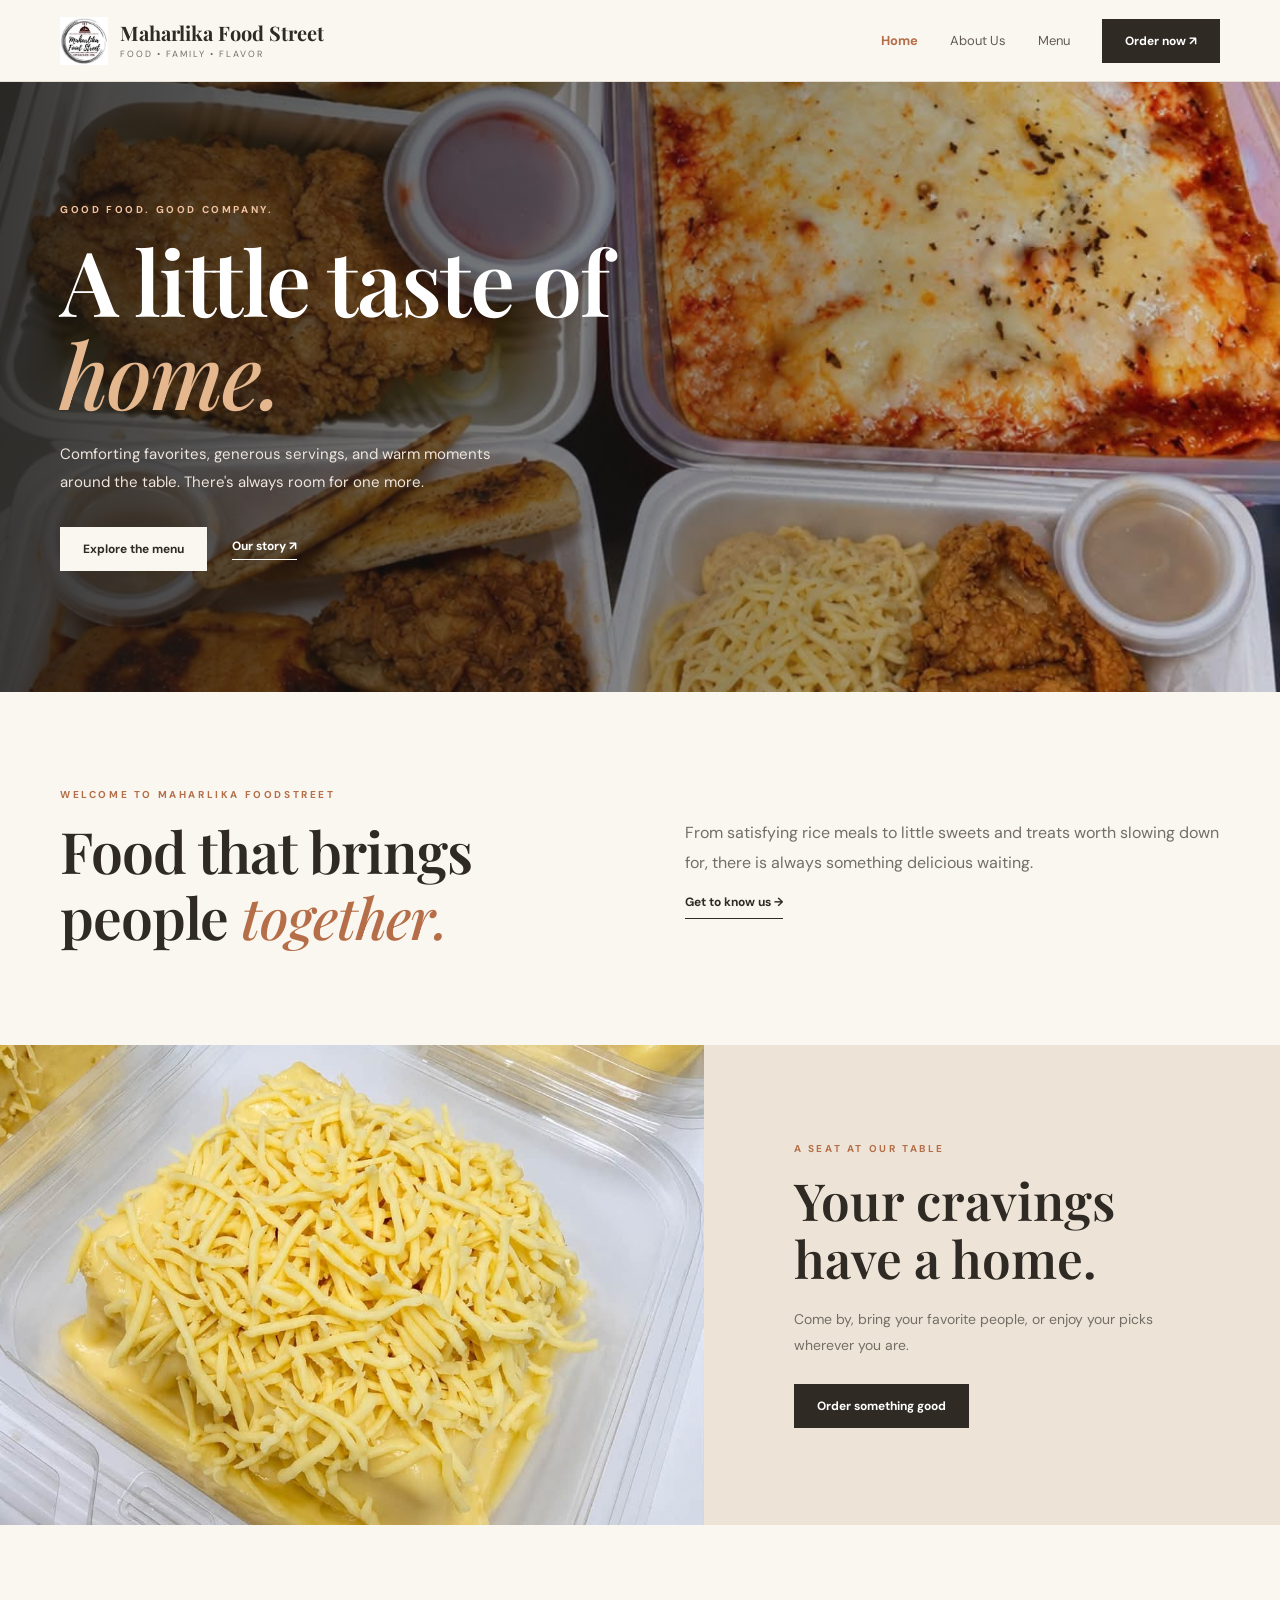
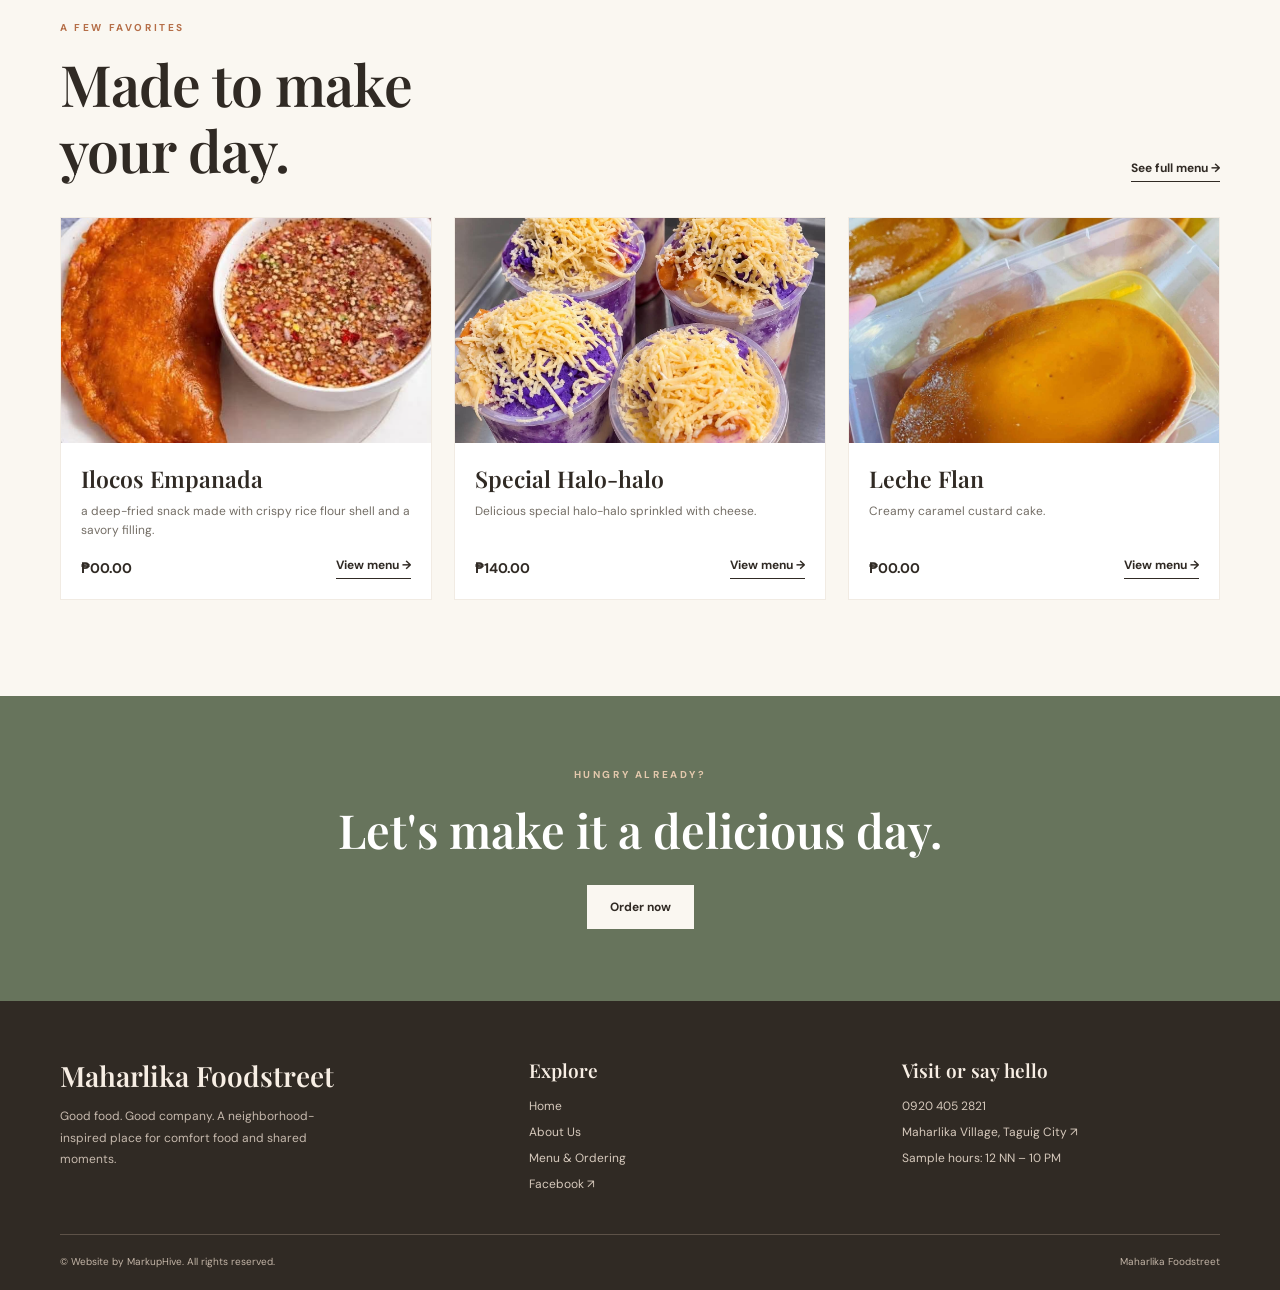
<file: index.html>
<!doctype html>
<html lang="en">

<head>
    <meta charset="utf-8">
    <meta name="viewport" content="width=device-width, initial-scale=1">
    <meta name="description" content="Maharlika Food Street - comforting favorites and good company.">
    <title>Maharlika Foodstreet | Home</title>
    <link rel="stylesheet" href="css/style.css">
    <script src="js/main.js" defer></script>
</head>

<body>

    <header class="site-header">
        
        <a class="logo" href="index.html">
    <img
        class="logo-mark"
        src="assets/logo.jpg"
        alt="Maharlika Food Street logo"
        width="48"
        height="48"
    >

    <span class="logo-text">
        Maharlika Food Street
        <small>FOOD • FAMILY • FLAVOR</small>
    </span>
</a>

        <button class="mobile-toggle" aria-label="Toggle menu" aria-expanded="false">☰</button>

        <nav class="nav">
            <a class="active" href="index.html">Home</a>
            <a href="about.html">About Us</a>
            <a href="menu.html">Menu</a>
            <a class="button button-dark" href="menu.html">Order now ↗</a>
        </nav>
    </header>

    <main>

        <section class="hero">
            <div class="container hero-inner">
                <p class="eyebrow">GOOD FOOD. GOOD COMPANY.</p>

                <h1>
                    A little taste of<br>
                    <em>home.</em>
                </h1>

                <p>
                    Comforting favorites, generous servings, and warm moments around the table.
                    There's always room for one more.
                </p>

                <div class="hero-actions">
                    <a class="button button-light" href="menu.html">Explore the menu</a>
                    <a class="inline-link" href="about.html">Our story ↗</a>
                </div>
            </div>
        </section>

        <section class="section container intro">
            <div>
                <p class="eyebrow">WELCOME TO MAHARLIKA FOODSTREET</p>

                <h2>
                    Food that brings<br>
                    people <em>together.</em>
                </h2>
            </div>

            <div class="intro-copy">
                From satisfying rice meals to little sweets and treats worth slowing down for,
                there is always something delicious waiting.<br>

                <a class="inline-link" href="about.html">Get to know us →</a>
            </div>
        </section>

        <section class="split">
            <img
                src="assets/background(3).jpg"
                alt="Freshly prepared colorful food"
            >

            <div class="split-text">
                <p class="eyebrow">A SEAT AT OUR TABLE</p>

                <h2>
                    Your cravings<br>
                    have a home.
                </h2>

                <p>
                    Come by, bring your favorite people, or enjoy your picks wherever you are.
                </p>

                <a class="button button-dark" href="menu.html">Order something good</a>
            </div>
        </section>

        <section class="section container">
            <div class="section-heading">
                <div>
                    <p class="eyebrow">A FEW FAVORITES</p>

                    <h2>
                        Made to make<br>
                        your day.
                    </h2>
                </div>

                <a class="inline-link" href="menu.html">See full menu →</a>
            </div>

            <div class="food-grid">

                <article class="food-card">
                    <img
                        src="assets/ilocos-empanada.png"
                        alt="Ilocos Empanada"
                    >

                    <div class="food-card-content">
                        <h3>Ilocos Empanada</h3>

                        <p> a deep-fried snack made with crispy rice flour shell and a savory filling.</p>

                        <div class="food-card-bottom">
                            <span class="price">₱00.00</span>
                            <a class="inline-link" href="menu.html">View menu →</a>
                        </div>
                    </div>
                </article>

                <article class="food-card">
                    <img
                        src="assets/special-halohalo.jpg"
                        alt="Special Halo-halo"
                    >

                    <div class="food-card-content">
                        <h3>Special Halo-halo</h3>

                        <p>Delicious special halo-halo sprinkled with cheese.</p>

                        <div class="food-card-bottom">
                            <span class="price">₱140.00</span>
                            <a class="inline-link" href="menu.html">View menu →</a>
                        </div>
                    </div>
                </article>

                <article class="food-card">
                    <img
                        src="assets/leche-flan.jpg"
                        alt="Leche Flan"
                    >

                    <div class="food-card-content">
                        <h3>Leche Flan</h3>

                        <p>Creamy caramel custard cake.</p>

                        <div class="food-card-bottom">
                            <span class="price">₱00.00</span>
                            <a class="inline-link" href="menu.html">View menu →</a>
                        </div>
                    </div>
                </article>

            </div>
        </section>

        <section class="cta">
            <p class="eyebrow">HUNGRY ALREADY?</p>

            <h2>Let's make it a delicious day.</h2>

            <a class="button button-light" href="menu.html">Order now</a>
        </section>

    </main>

    <footer class="site-footer">
        <div class="container">

            <div class="footer-grid">

                <div>
                    <p class="footer-brand">Maharlika Foodstreet</p>

                    <p>
                        Good food. Good company. A neighborhood-inspired place
                        for comfort food and shared moments.
                    </p>
                </div>

                <div>
                    <h3>Explore</h3>

                    <div class="footer-links">
                        <a href="index.html">Home</a>
                        <a href="about.html">About Us</a>
                        <a href="menu.html">Menu & Ordering</a>
                        <a href="https://www.facebook.com/people/Maharlika-food-Street-Restaurant/61594522457902/" target="_blank" rel="noopener">Facebook ↗</a>
                    </div>
                </div>

                <div>
                    <h3>Visit or say hello</h3>

                    <div class="footer-links">
                        <a href="tel:+639204052821">0920 405 2821</a>
                            
                        <a
                            href="https://maps.app.goo.gl/5uwVzT1NEZsuQkDy6"
                            target="_blank"
                            rel="noopener"
                        >
                            Maharlika Village, Taguig City ↗
                        </a>

                        <span>Sample hours: 12 NN – 10 PM</span>
                    </div>
                </div>

            </div>

            <div class="footer-bottom">
                <span>© Website by MarkupHive. All rights reserved.</span>
                <span>Maharlika Foodstreet</span>
            </div>

        </div>
    </footer>

</body>

</html>
</file>
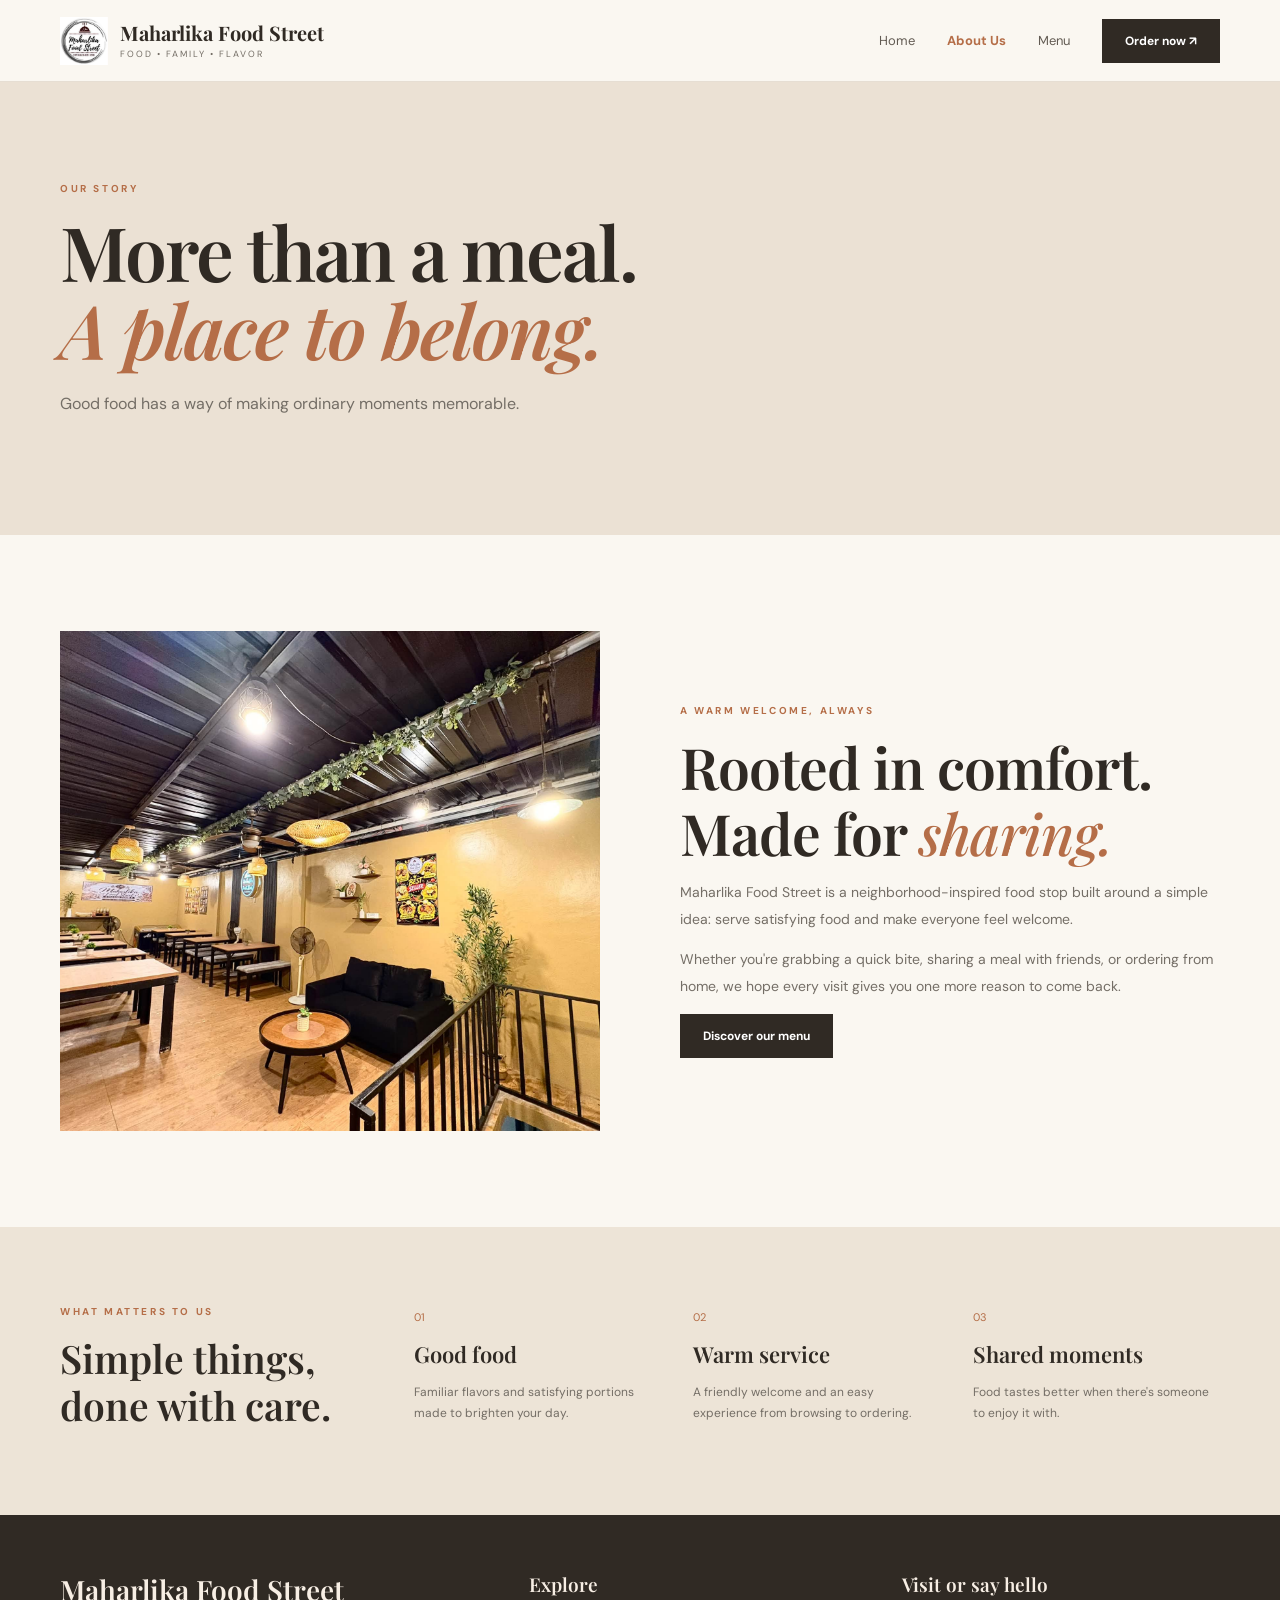
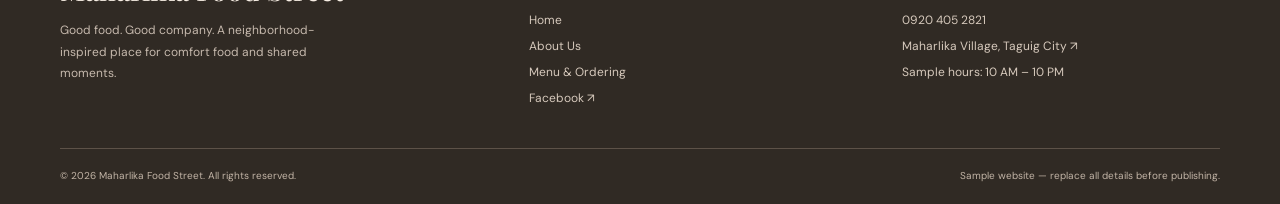
<file: about.html>
<!doctype html>
<html lang="en">

<head>
    <meta charset="utf-8">
    <meta name="viewport" content="width=device-width, initial-scale=1">
    <title>About Us | Maharlika Food Street</title>
    <link rel="stylesheet" href="css/style.css">
    <script src="js/main.js" defer></script>
</head>

<body>

    <header class="site-header">
         <a class="logo" href="index.html">
    <img
        class="logo-mark"
        src="assets/logo.jpg"
        alt="Maharlika Food Street logo"
        width="48"
        height="48"
    >

    <span class="logo-text">
        Maharlika Food Street
        <small>FOOD • FAMILY • FLAVOR</small>
    </span>
</a>

        <button class="mobile-toggle" aria-label="Toggle menu" aria-expanded="false">☰</button>

        <nav class="nav">
            <a href="index.html">Home</a>
            <a class="active" href="about.html">About Us</a>
            <a href="menu.html">Menu</a>
            <a class="button button-dark" href="menu.html">Order now ↗</a>
        </nav>
    </header>

    <main>

        <section class="page-banner">
            <div class="container">
                <p class="eyebrow">OUR STORY</p>

                <h1>
                    More than a meal.<br>
                    <em>A place to belong.</em>
                </h1>

                <p>Good food has a way of making ordinary moments memorable.</p>
            </div>
        </section>

        <section class="section container about-layout">
            <img
                src="assets/home-background-image.jpg"
                alt="Cozy restaurant interior"
            >

            <div>
                <p class="eyebrow">A WARM WELCOME, ALWAYS</p>

                <h2>
                    Rooted in comfort.<br>
                    Made for <em>sharing.</em>
                </h2>

                <p>
                    Maharlika Food Street is a neighborhood-inspired food stop
                    built around a simple idea: serve satisfying food and make
                    everyone feel welcome.
                </p>

                <p>
                    Whether you're grabbing a quick bite, sharing a meal with
                    friends, or ordering from home, we hope every visit gives
                    you one more reason to come back.
                </p>

                <a class="button button-dark" href="menu.html">Discover our menu</a>
            </div>
        </section>

        <section class="values">
            <div class="container value-grid">

                <div>
                    <p class="eyebrow">WHAT MATTERS TO US</p>

                    <h2>
                        Simple things,<br>
                        done with care.
                    </h2>
                </div>

                <article>
                    <span>01</span>
                    <h3>Good food</h3>
                    <p>Familiar flavors and satisfying portions made to brighten your day.</p>
                </article>

                <article>
                    <span>02</span>
                    <h3>Warm service</h3>
                    <p>A friendly welcome and an easy experience from browsing to ordering.</p>
                </article>

                <article>
                    <span>03</span>
                    <h3>Shared moments</h3>
                    <p>Food tastes better when there's someone to enjoy it with.</p>
                </article>

            </div>
        </section>

    </main>

    <footer class="site-footer">
        <div class="container">

            <div class="footer-grid">

                <div>
                    <p class="footer-brand">Maharlika Food Street</p>

                    <p>
                        Good food. Good company. A neighborhood-inspired place
                        for comfort food and shared moments.
                    </p>
                </div>

                <div>
                    <h3>Explore</h3>

                    <div class="footer-links">
                        <a href="index.html">Home</a>
                        <a href="about.html">About Us</a>
                        <a href="menu.html">Menu & Ordering</a>
                        <a href="https://www.facebook.com/" target="_blank" rel="noopener">Facebook ↗</a>
                    </div>
                </div>

                <div>
                    <h3>Visit or say hello</h3>

                    <div class="footer-links">
                        <a href="tel:+639204052821">0920 405 2821</a>

                        <a
                            href="https://www.google.com/maps/search/?api=1&amp;query=Maharlika+Village+Taguig+Philippines"
                            target="_blank"
                            rel="noopener"
                        >
                            Maharlika Village, Taguig City ↗
                        </a>

                        <span>Sample hours: 10 AM – 10 PM</span>
                    </div>
                </div>

            </div>

            <div class="footer-bottom">
                <span>© 2026 Maharlika Food Street. All rights reserved.</span>
                <span>Sample website — replace all details before publishing.</span>
            </div>

        </div>
    </footer>

</body>

</html>
</file>
<file: css/style.css>
@import url('https://fonts.googleapis.com/css2?family=DM+Sans:wght@400;500;600;700&family=Playfair+Display:ital,wght@0,500;0,600;0,700;1,500&display=swap');

:root {
    --bg: #faf7f1;
    --ink: #302a24;
    --muted: #746e66;
    --accent: #b56e48;
    --sage: #67745c;
    --cream: #eee6da;
    --line: #e6ded3;
}

* {
    box-sizing: border-box;
}

html {
    scroll-behavior: smooth;
}

body {
    margin: 0;
    background: var(--bg);
    color: var(--ink);
    font-family: 'DM Sans', sans-serif;
}

a {
    color: inherit;
    text-decoration: none;
}

button,
input,
select,
textarea {
    font: inherit;
}

button {
    cursor: pointer;
}

.container {
    width: min(1160px, calc(100% - 40px));
    margin: auto;
}

.site-header {
    height: 82px;
    display: flex;
    align-items: center;
    justify-content: space-between;
    padding: 0 max(20px, calc((100% - 1160px)/2));
    background: var(--bg);
    border-bottom: 1px solid var(--line);
    position: relative;
    z-index: 10;
}


.logo {
    display: flex;
    align-items: center;
    gap: 12px;
    min-width: 0;
    font-family: 'Playfair Display', serif;
    font-size: 20px;
    font-weight: 700;
    line-height: 1.05;
}

.logo-mark {
    width: 48px;
    height: 48px;
    display: block;
    object-fit: contain;
    flex-shrink: 0;
}

.logo-text {
    display: block;
    min-width: 0;
}

.logo small {
    font: 9px 'DM Sans', sans-serif;
    letter-spacing: 2px;
    color: var(--muted);
    display: block;
    margin-top: 5px;
}


.nav {
    display: flex;
    align-items: center;
    gap: 32px;
    font-size: 13px;
}

.nav a:not(.button) {
    color: #625b53;
}

.nav a.active {
    color: var(--accent);
    font-weight: 700;
}

.button {
    display: inline-flex;
    justify-content: center;
    align-items: center;
    border: 0;
    padding: 14px 23px;
    font-size: 12px;
    font-weight: 700;
    transition: transform .2s;
}

.button:hover {
    transform: translateY(-2px);
}

.button-dark {
    background: var(--ink);
    color: #fff;
}

.button-light {
    background: var(--bg);
    color: var(--ink);
}

.mobile-toggle {
    display: none;
    border: 0;
    background: none;
    font-size: 25px;
}

.eyebrow {
    font-size: 10px;
    letter-spacing: 2.6px;
    font-weight: 700;
    color: var(--accent);
    text-transform: uppercase;
    margin: 0 0 17px;
}

.hero {
    min-height: 610px;
    display: flex;
    align-items: center;
    background: linear-gradient(90deg, rgba(23,21,17,.83), rgba(23,21,17,.14)),
                url("../assets/background(2).jpg") center/cover;
    color: white;
}

.hero-inner {
    padding: 100px 0;
}

.hero .eyebrow {
    color: #f2c3a0;
}

.hero h1,
.page-banner h1 {
    font: 600 clamp(57px, 7vw, 92px)/1.04 'Playfair Display', serif;
    letter-spacing: -2px;
    margin: 0 0 22px;
}

.hero h1 em {
    color: #e5b78e;
    font-weight: 500;
}

.hero p:not(.eyebrow) {
    max-width: 435px;
    line-height: 1.85;
    color: #eee5dc;
    font-size: 15px;
}

.hero-actions {
    display: flex;
    align-items: center;
    gap: 25px;
    margin-top: 30px;
}

.inline-link {
    border-bottom: 1px solid currentColor;
    padding-bottom: 5px;
    font-size: 12px;
    font-weight: 700;
}

.section {
    padding: 96px 0;
}

.intro {
    display: grid;
    grid-template-columns: 1fr 1fr;
    align-items: center;
    gap: 90px;
}

.section h2 {
    font: 600 clamp(37px, 4.5vw, 57px)/1.15 'Playfair Display', serif;
    letter-spacing: -1px;
    margin: 0;
}

.section h2 em {
    font-weight: 500;
    color: var(--accent);
}

.intro-copy {
    color: var(--muted);
    font-size: 16px;
    line-height: 1.9;
}

.intro-copy .inline-link {
    display: inline-block;
    color: var(--ink);
    margin-top: 12px;
}

.split {
    display: grid;
    grid-template-columns: 1.1fr .9fr;
    background: #ede4d7;
}

.split img {
    width: 100%;
    height: 480px;
    object-fit: cover;
    display: block;
}

.split-text {
    padding: 60px clamp(30px, 7vw, 110px);
    align-self: center;
}

.split-text h2 {
    font: 600 clamp(36px, 4vw, 54px)/1.12 'Playfair Display', serif;
    margin: 0;
}

.split-text p:not(.eyebrow) {
    line-height: 1.85;
    color: var(--muted);
    font-size: 14px;
    margin: 20px 0 25px;
}

.section-heading {
    display: flex;
    align-items: end;
    justify-content: space-between;
    gap: 20px;
    margin-bottom: 35px;
}

.food-grid {
    display: grid;
    grid-template-columns: repeat(3, minmax(0, 1fr));
    gap: 22px;
}

.food-card {
    background: white;
    overflow: hidden;
    border: 1px solid #f1ebe3;
}

.food-card img {
    width: 100%;
    height: 225px;
    object-fit: cover;
    display: block;
    background: var(--cream);
}

.food-card-content {
    padding: 20px;
}

.food-card h3 {
    font: 600 23px 'Playfair Display', serif;
    margin: 0 0 8px;
}

.food-card p {
    font-size: 12px;
    color: var(--muted);
    line-height: 1.6;
    min-height: 39px;
    margin: 0 0 16px;
}

.food-card-bottom {
    display: flex;
    align-items: center;
    justify-content: space-between;
    gap: 10px;
}

.price {
    font-weight: 700;
    font-size: 14px;
}

.add-button {
    background: white;
    border: 1px solid var(--ink);
    padding: 9px 13px;
    font-size: 11px;
    font-weight: 700;
}

.add-button:hover {
    background: var(--ink);
    color: white;
}

.cta {
    background: var(--sage);
    color: white;
    text-align: center;
    padding: 72px 20px;
}

.cta .eyebrow {
    color: #e4c9ad;
}

.cta h2 {
    font: 600 clamp(32px, 4vw, 47px) 'Playfair Display', serif;
    margin: 0 0 24px;
}

.page-banner {
    background: #ebe1d4;
    padding: 100px 0;
}

.page-banner h1 {
    font-size: clamp(50px, 6vw, 75px);
    color: var(--ink);
}

.page-banner h1 em {
    color: var(--accent);
}

.page-banner p:not(.eyebrow) {
    color: var(--muted);
    line-height: 1.8;
    max-width: 510px;
}

.about-layout {
    display: grid;
    grid-template-columns: 1fr 1fr;
    gap: 80px;
    align-items: center;
}

.about-layout img {
    width: 100%;
    height: 500px;
    object-fit: cover;
}

.about-layout p:not(.eyebrow) {
    color: var(--muted);
    line-height: 1.9;
    font-size: 14px;
}

.values {
    background: #ede4d7;
    padding: 78px 0;
}

.value-grid {
    display: grid;
    grid-template-columns: 1.3fr repeat(3, 1fr);
    gap: 32px;
}

.value-grid h2 {
    font: 600 39px/1.2 'Playfair Display', serif;
    margin: 0;
}

.value-grid article span {
    font-size: 11px;
    color: var(--accent);
}

.value-grid article h3 {
    font: 600 22px 'Playfair Display', serif;
    margin: 13px 0;
}

.value-grid article p {
    font-size: 12px;
    color: var(--muted);
    line-height: 1.8;
}

.menu-layout {
    display: grid;
    grid-template-columns: minmax(0, 1fr) 320px;
    gap: 35px;
    align-items: start;
}

.menu-title {
    display: flex;
    justify-content: space-between;
    align-items: end;
    gap: 20px;
    margin-bottom: 28px;
}

.filters {
    display: flex;
    gap: 7px;
    flex-wrap: wrap;
    margin: 0 0 26px;
}

.filter {
    border: 1px solid #d5c8b9;
    background: transparent;
    padding: 9px 13px;
    font-size: 11px;
}

.filter.active {
    background: var(--ink);
    color: white;
    border-color: var(--ink);
}

.menu-grid {
    grid-template-columns: repeat(2, minmax(0, 1fr));
}

.menu-grid .food-card img {
    height: 195px;
}

.cart {
    background: #fff;
    padding: 25px;
    position: sticky;
    top: 20px;
    border: 1px solid var(--line);
}

.cart h2 {
    font: 600 27px 'Playfair Display', serif;
    margin: 0;
}

.cart-top {
    display: flex;
    justify-content: space-between;
    align-items: center;
}

.clear-cart {
    border: 0;
    background: none;
    color: var(--accent);
    font-size: 11px;
}

.cart-items {
    min-height: 95px;
    padding: 15px 0;
}

.cart-empty,
.cart-note {
    font-size: 11px;
    color: var(--muted);
    line-height: 1.6;
}

.cart-item {
    display: flex;
    justify-content: space-between;
    gap: 12px;
    border-bottom: 1px solid var(--line);
    padding: 12px 0;
    font-size: 12px;
}

.cart-item small {
    display: block;
    color: var(--muted);
    margin: 4px 0;
}

.quantity {
    display: flex;
    align-items: center;
    gap: 9px;
}

.quantity button {
    width: 23px;
    height: 23px;
    border: 1px solid var(--line);
    background: white;
}

.cart-total {
    display: flex;
    justify-content: space-between;
    padding: 16px 0;
    border-top: 1px solid var(--line);
    font-size: 13px;
}

.full {
    width: 100%;
}

.modal-overlay {
    position: fixed;
    inset: 0;
    background: #17130fc2;
    z-index: 50;
    display: none;
    align-items: center;
    justify-content: center;
    padding: 20px;
}

.modal-overlay.open {
    display: flex;
}

.modal {
    background: var(--bg);
    width: min(520px, 100%);
    max-height: 90vh;
    overflow: auto;
    padding: 30px;
    position: relative;
}

.modal h2 {
    font: 600 33px 'Playfair Display', serif;
    margin: 0 0 18px;
}

.close-modal {
    position: absolute;
    right: 20px;
    top: 12px;
    border: 0;
    background: none;
    font-size: 27px;
}

.checkout-form {
    display: grid;
    gap: 13px;
}

.checkout-form label {
    display: grid;
    gap: 5px;
    font-size: 12px;
    font-weight: 700;
}

.checkout-form input,
.checkout-form textarea,
.checkout-form select {
    width: 100%;
    padding: 11px;
    border: 1px solid #d8cec2;
    background: white;
    color: var(--ink);
    font-size: 13px;
}

.form-note {
    font-size: 11px;
    line-height: 1.5;
    color: var(--muted);
    margin: 0;
}

.site-footer {
    background: var(--ink);
    color: #f7eee4;
    padding: 56px 0 22px;
}

.footer-grid {
    display: grid;
    grid-template-columns: 1.3fr 1fr 1fr;
    gap: 55px;
    padding-bottom: 42px;
}

.footer-brand {
    font: 600 28px 'Playfair Display', serif;
    margin: 0 0 12px;
}

.footer-grid p:not(.footer-brand) {
    color: #c6b9ad;
    line-height: 1.8;
    font-size: 12px;
    max-width: 280px;
}

.footer-grid h3 {
    font: 600 19px 'Playfair Display', serif;
    margin: 0 0 15px;
}

.footer-links {
    display: grid;
    gap: 10px;
    font-size: 12px;
    color: #d6c9bc;
}

.footer-links a:hover {
    color: #f3c4a1;
}

.footer-bottom {
    border-top: 1px solid #5d5248;
    padding-top: 20px;
    display: flex;
    justify-content: space-between;
    gap: 10px;
    font-size: 10px;
    color: #c2b4a6;
}

@media (max-width: 850px) {

    .nav {
        display: none;
        position: absolute;
        top: 81px;
        left: 0;
        right: 0;
        background: var(--bg);
        padding: 24px;
        flex-direction: column;
        align-items: stretch;
        border-bottom: 1px solid var(--line);
    }

    .nav.open {
        display: flex;
    }

    .mobile-toggle {
        display: block;
    }

    .intro,
    .about-layout {
        grid-template-columns: 1fr;
        gap: 30px;
    }

    .split {
        grid-template-columns: 1fr;
    }

    .split img {
        height: 330px;
    }

    .food-grid {
        grid-template-columns: repeat(2, minmax(0, 1fr));
    }

    .value-grid {
        grid-template-columns: repeat(2, 1fr);
    }

    .menu-layout {
        grid-template-columns: 1fr;
    }

    .cart {
        position: static;
        grid-row: 1;
    }

    .footer-grid {
        grid-template-columns: 1fr 1fr;
    }

    .footer-grid > div:first-child {
        grid-column: 1/-1;
    }
}

@media (max-width: 560px) {

   
.logo {
    font-size: 17px;
    gap: 9px;
}

.logo-mark {
    width: 40px;
    height: 40px;
}

.logo small {
    font-size: 8px;
    letter-spacing: 1.2px;
}


    .hero {
        min-height: 560px;
    }

    .hero-inner {
        padding: 80px 0;
    }

    .section {
        padding: 68px 0;
    }

    .food-grid,
    .menu-grid {
        grid-template-columns: 1fr;
    }

    .food-card img,
    .menu-grid .food-card img {
        height: 225px;
    }

    .section-heading {
        align-items: start;
        flex-direction: column;
    }

    .about-layout img {
        height: 330px;
    }

    .value-grid,
    .footer-grid {
        grid-template-columns: 1fr;
    }

    .footer-grid > div:first-child {
        grid-column: auto;
    }

    .footer-bottom {
        flex-direction: column;
    }

    .modal {
        padding: 24px;
    }
}


/* =========================================
   ORDER SUMMARY POPUP
========================================= */

.order-summary-text {
    background: #faf7f1;
    border: 1px solid #e6ded3;
    border-radius: 8px;
    padding: 20px;
    margin: 20px 0;

    font-family: 'DM Sans', sans-serif;
    font-size: 13px;
    line-height: 1.8;
    color: #302a24;

    white-space: pre-wrap;
    overflow-wrap: anywhere;

    max-height: 320px;
    overflow-y: auto;
}

#summary-modal .modal {
    max-height: 90vh;
    overflow-y: auto;
}

#copy-order {
    margin-bottom: 12px;
}

.button-messenger {
    background: #67745c;
    color: white;
    text-align: center;
    text-decoration: none;
}

.button-messenger:hover {
    background: #536149;
    color: white;
}

@media (max-width: 560px) {
    #summary-modal .modal {
        width: calc(100% - 24px);
        max-height: 90dvh;
        padding: 24px 18px;
    }

    .order-summary-text {
        padding: 14px;
        font-size: 12px;
        line-height: 1.6;
        max-height: 40dvh;
    }

    #copy-order,
    #open-messenger {
        width: 100%;
    }
}
</file>
